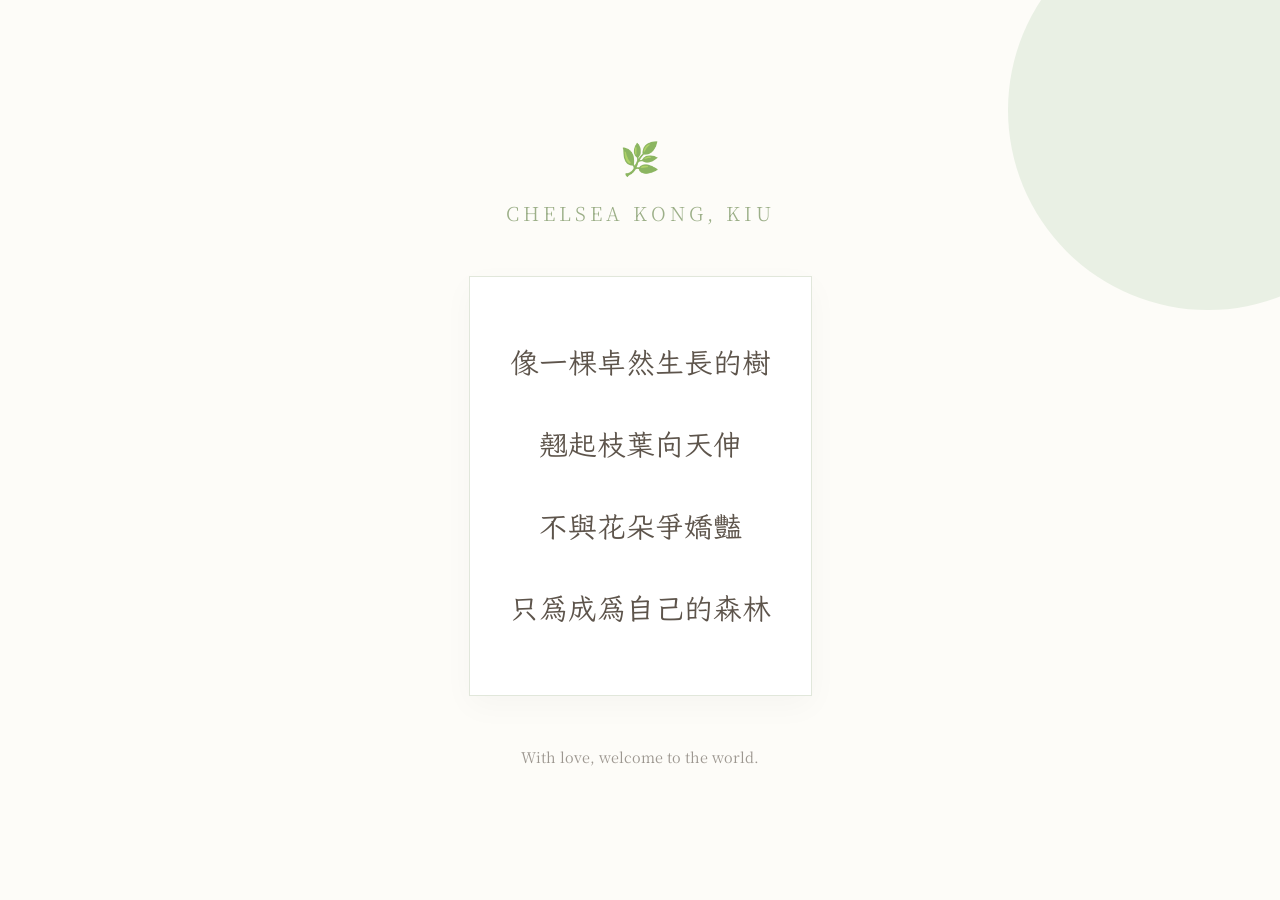
<file: index.html>
<!DOCTYPE html>
<html lang="zh-Hant">
<head>
    <meta charset="UTF-8">
    <meta name="viewport" content="width=device-width, initial-scale=1.0">
    <title>Welcome, Chelsea Kong</title>
    <style>
    @import url('https://fonts.googleapis.com/css2?family=LXGW+WenKai+TC&family=Noto+Serif+HK:wght@200..900&display=swap');
    </style>
    <style>
        :root {
            --sage-green: #9caf88;
            --soft-white: #fdfcf8;
            --bark-brown: #5d544b;
        }

        body {
            margin: 0;
            padding: 0;
            background-color: var(--soft-white);
            color: var(--bark-brown);
            font-family: "Noto Serif HK", serif;
            display: flex;
            flex-direction: column;
            align-items: center;
            justify-content: center;
            min-height: 100vh;
            overflow-x: hidden;
        }

        .container {
            text-align: center;
            padding: 40px 20px;
            max-width: 600px;
            z-index: 1;
        }

        .header {
            margin-bottom: 50px;
        }

        h1 {
            font-size: 2.5rem;
            margin-bottom: 0.5rem;
            letter-spacing: 2px;
        }

        .english-name {
            font-size: 1.2rem;
            color: var(--sage-green);
            text-transform: uppercase;
            letter-spacing: 4px;
            font-weight: 300;
        }

        .poem-container {
            position: relative;
            padding: 40px;
            border: 1px solid rgba(156, 175, 136, 0.3);
            background-color: white;
            box-shadow: 0 10px 30px rgba(0,0,0,0.03);
        }

        .poem-line {
            font-family: "LXGW WenKai TC", cursive;
            font-size: 1.8rem;
            line-height: 2.5;
            margin: 10px 0;
            display: block;
        }

        /* Decorative Leaf Element */
        .leaf {
            color: var(--sage-green);
            font-size: 2rem;
            margin-bottom: 20px;
            opacity: 0.7;
        }

        footer {
            margin-top: 50px;
            font-size: 0.9rem;
            opacity: 0.6;
        }

        /* Background Decoration */
        .bg-circle {
            position: fixed;
            top: -10%;
            right: -10%;
            width: 400px;
            height: 400px;
            background: #e9f0e4;
            border-radius: 50%;
            z-index: -1;
        }

        @media (max-width: 480px) {
            h1 { font-size: 2rem; }
            .poem-line { font-size: 1.4rem; }
        }
    </style>
</head>
<body>

    <div class="bg-circle"></div>

    <div class="container">
        <div class="header">
            <div class="leaf">🌿</div>
            <div class="english-name">Chelsea Kong, Kiu</div>
        </div>

        <div class="poem-container">
            <span class="poem-line">像一棵卓然生長的樹</span>
            <span class="poem-line">翹起枝葉向天伸</span>
            <span class="poem-line">不與花朵爭嬌豔</span>
            <span class="poem-line">只為成為自己的森林</span>
        </div>

        <footer>
            With love, welcome to the world.
        </footer>
    </div>

</body>
</html>
</file>
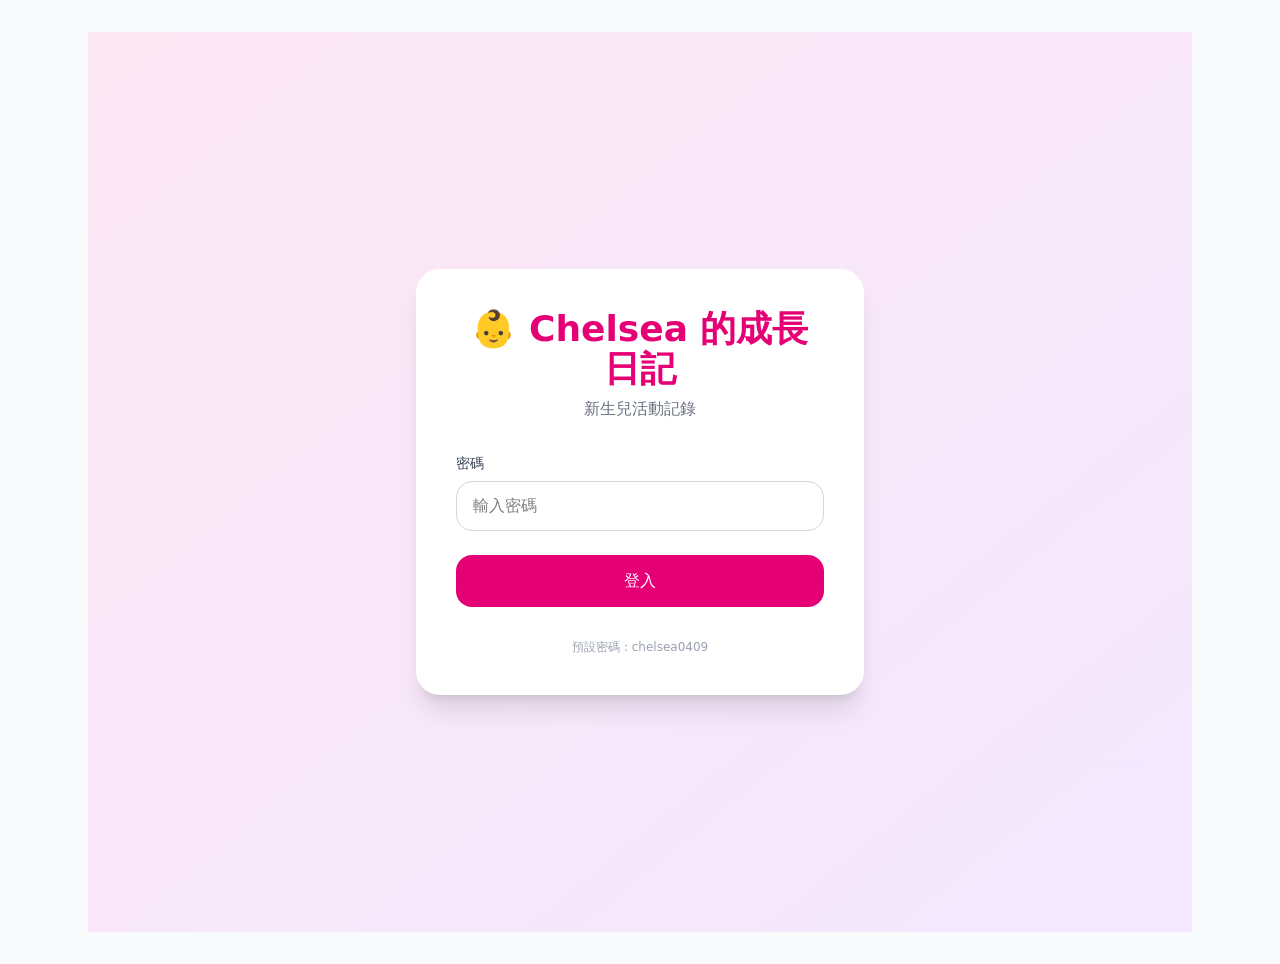
<file: babylog/index.html>
<!DOCTYPE html>
<html lang="zh-HK">
  <head>
    <base href="/babylog/">
    <meta charset="UTF-8" />
    <link rel="icon" type="image/svg+xml" href="/baby-icon.svg" />
    <meta name="viewport" content="width=device-width, initial-scale=1.0" />
    
    <!-- PWA 相關 -->
    <meta name="theme-color" content="#ec4899" />
    <link rel="manifest" href="/manifest.json" />
    
    <title>Chelsea 的成長日記</title>
    <script type="module" crossorigin src="/babylog/assets/index-D3fbC_AD.js"></script>
    <link rel="modulepreload" crossorigin href="/babylog/assets/api-D9-_x-ak.js">
    <link rel="stylesheet" crossorigin href="/babylog/assets/index-Cn_kXcq-.css">
  <link rel="manifest" href="/babylog/manifest.webmanifest"><script id="vite-plugin-pwa:register-sw" src="/babylog/registerSW.js"></script></head>
  <body>
    <div id="app"></div>
  </body>
</html>
</file>
<file: babylog/assets/index-Cn_kXcq-.css>
/*! tailwindcss v4.3.0 | MIT License | https://tailwindcss.com */
@layer properties{@supports (((-webkit-hyphens:none)) and (not (margin-trim:inline))) or ((-moz-orient:inline) and (not (color:rgb(from red r g b)))){[data-v-bcfb2955],[data-v-bcfb2955]:before,[data-v-bcfb2955]:after,[data-v-bcfb2955]::backdrop{--tw-font-weight:initial}*,:before,:after,::backdrop{--tw-translate-x:0;--tw-translate-y:0;--tw-translate-z:0;--tw-rotate-x:initial;--tw-rotate-y:initial;--tw-rotate-z:initial;--tw-skew-x:initial;--tw-skew-y:initial;--tw-space-y-reverse:0;--tw-divide-y-reverse:0;--tw-border-style:solid;--tw-gradient-position:initial;--tw-gradient-from:#0000;--tw-gradient-via:#0000;--tw-gradient-to:#0000;--tw-gradient-stops:initial;--tw-gradient-via-stops:initial;--tw-gradient-from-position:0%;--tw-gradient-via-position:50%;--tw-gradient-to-position:100%;--tw-leading:initial;--tw-font-weight:initial;--tw-shadow:0 0 #0000;--tw-shadow-color:initial;--tw-shadow-alpha:100%;--tw-inset-shadow:0 0 #0000;--tw-inset-shadow-color:initial;--tw-inset-shadow-alpha:100%;--tw-ring-color:initial;--tw-ring-shadow:0 0 #0000;--tw-inset-ring-color:initial;--tw-inset-ring-shadow:0 0 #0000;--tw-ring-inset:initial;--tw-ring-offset-width:0px;--tw-ring-offset-color:#fff;--tw-ring-offset-shadow:0 0 #0000;--tw-blur:initial;--tw-brightness:initial;--tw-contrast:initial;--tw-grayscale:initial;--tw-hue-rotate:initial;--tw-invert:initial;--tw-opacity:initial;--tw-saturate:initial;--tw-sepia:initial;--tw-drop-shadow:initial;--tw-drop-shadow-color:initial;--tw-drop-shadow-alpha:100%;--tw-drop-shadow-size:initial;--tw-scale-x:1;--tw-scale-y:1;--tw-scale-z:1}}}.nav-link[data-v-bcfb2955]{border-radius:var(--radius-2xl,1rem);padding-inline:calc(var(--spacing,.25rem) * 5);padding-block:calc(var(--spacing,.25rem) * 2);--tw-font-weight:var(--font-weight-medium,500);font-weight:var(--font-weight-medium,500);color:var(--color-gray-600,oklch(44.6% .03 256.802));transition-property:color,background-color,border-color,outline-color,text-decoration-color,fill,stroke,--tw-gradient-from,--tw-gradient-via,--tw-gradient-to,opacity,box-shadow,transform,translate,scale,rotate,filter,-webkit-backdrop-filter,backdrop-filter,display,content-visibility,overlay,pointer-events;transition-timing-function:var(--tw-ease,var(--default-transition-timing-function,cubic-bezier(.4, 0, .2, 1)));transition-duration:var(--tw-duration,var(--default-transition-duration,.15s))}@media (hover:hover){.nav-link[data-v-bcfb2955]:hover{color:var(--color-pink-600,oklch(59.2% .249 .584))}}.nav-link.active[data-v-bcfb2955]{background-color:var(--color-pink-100,oklch(94.8% .028 342.258));--tw-font-weight:var(--font-weight-semibold,600);font-weight:var(--font-weight-semibold,600);color:var(--color-pink-600,oklch(59.2% .249 .584))}@property --tw-font-weight{syntax:"*";inherits:false}@layer theme{:root,:host{--font-sans:ui-sans-serif, system-ui, sans-serif, "Apple Color Emoji", "Segoe UI Emoji", "Segoe UI Symbol", "Noto Color Emoji";--font-mono:ui-monospace, SFMono-Regular, Menlo, Monaco, Consolas, "Liberation Mono", "Courier New", monospace;--color-red-50:oklch(97.1% .013 17.38);--color-red-500:oklch(63.7% .237 25.331);--color-red-600:oklch(57.7% .245 27.325);--color-red-700:oklch(50.5% .213 27.518);--color-amber-600:oklch(66.6% .179 58.318);--color-emerald-600:oklch(59.6% .145 163.225);--color-emerald-700:oklch(50.8% .118 165.612);--color-blue-50:oklch(97% .014 254.604);--color-blue-600:oklch(54.6% .245 262.881);--color-indigo-600:oklch(51.1% .262 276.966);--color-purple-100:oklch(94.6% .033 307.174);--color-purple-600:oklch(55.8% .288 302.321);--color-pink-50:oklch(97.1% .014 343.198);--color-pink-100:oklch(94.8% .028 342.258);--color-pink-500:oklch(65.6% .241 354.308);--color-pink-600:oklch(59.2% .249 .584);--color-pink-700:oklch(52.5% .223 3.958);--color-gray-50:oklch(98.5% .002 247.839);--color-gray-100:oklch(96.7% .003 264.542);--color-gray-200:oklch(92.8% .006 264.531);--color-gray-300:oklch(87.2% .01 258.338);--color-gray-400:oklch(70.7% .022 261.325);--color-gray-500:oklch(55.1% .027 264.364);--color-gray-600:oklch(44.6% .03 256.802);--color-gray-700:oklch(37.3% .034 259.733);--color-gray-800:oklch(27.8% .033 256.848);--color-black:#000;--color-white:#fff;--spacing:.25rem;--container-xs:20rem;--container-md:28rem;--container-lg:32rem;--container-6xl:72rem;--text-xs:.75rem;--text-xs--line-height:calc(1 / .75);--text-sm:.875rem;--text-sm--line-height:calc(1.25 / .875);--text-base:1rem;--text-base--line-height:calc(1.5 / 1);--text-lg:1.125rem;--text-lg--line-height:calc(1.75 / 1.125);--text-xl:1.25rem;--text-xl--line-height:calc(1.75 / 1.25);--text-2xl:1.5rem;--text-2xl--line-height:calc(2 / 1.5);--text-3xl:1.875rem;--text-3xl--line-height:calc(2.25 / 1.875);--text-4xl:2.25rem;--text-4xl--line-height:calc(2.5 / 2.25);--text-5xl:3rem;--text-5xl--line-height:1;--font-weight-medium:500;--font-weight-semibold:600;--font-weight-bold:700;--radius-xl:.75rem;--radius-2xl:1rem;--radius-3xl:1.5rem;--default-transition-duration:.15s;--default-transition-timing-function:cubic-bezier(.4, 0, .2, 1);--default-font-family:var(--font-sans);--default-mono-font-family:var(--font-mono)}}@layer base{*,:after,:before,::backdrop{box-sizing:border-box;border:0 solid;margin:0;padding:0}::file-selector-button{box-sizing:border-box;border:0 solid;margin:0;padding:0}html,:host{-webkit-text-size-adjust:100%;tab-size:4;line-height:1.5;font-family:var(--default-font-family,ui-sans-serif, system-ui, sans-serif, "Apple Color Emoji", "Segoe UI Emoji", "Segoe UI Symbol", "Noto Color Emoji");font-feature-settings:var(--default-font-feature-settings,normal);font-variation-settings:var(--default-font-variation-settings,normal);-webkit-tap-highlight-color:transparent}hr{height:0;color:inherit;border-top-width:1px}abbr:where([title]){-webkit-text-decoration:underline dotted;text-decoration:underline dotted}h1,h2,h3,h4,h5,h6{font-size:inherit;font-weight:inherit}a{color:inherit;-webkit-text-decoration:inherit;-webkit-text-decoration:inherit;-webkit-text-decoration:inherit;-webkit-text-decoration:inherit;text-decoration:inherit}b,strong{font-weight:bolder}code,kbd,samp,pre{font-family:var(--default-mono-font-family,ui-monospace, SFMono-Regular, Menlo, Monaco, Consolas, "Liberation Mono", "Courier New", monospace);font-feature-settings:var(--default-mono-font-feature-settings,normal);font-variation-settings:var(--default-mono-font-variation-settings,normal);font-size:1em}small{font-size:80%}sub,sup{vertical-align:baseline;font-size:75%;line-height:0;position:relative}sub{bottom:-.25em}sup{top:-.5em}table{text-indent:0;border-color:inherit;border-collapse:collapse}:-moz-focusring{outline:auto}progress{vertical-align:baseline}summary{display:list-item}ol,ul,menu{list-style:none}img,svg,video,canvas,audio,iframe,embed,object{vertical-align:middle;display:block}img,video{max-width:100%;height:auto}button,input,select,optgroup,textarea{font:inherit;font-feature-settings:inherit;font-variation-settings:inherit;letter-spacing:inherit;color:inherit;opacity:1;background-color:#0000;border-radius:0}::file-selector-button{font:inherit;font-feature-settings:inherit;font-variation-settings:inherit;letter-spacing:inherit;color:inherit;opacity:1;background-color:#0000;border-radius:0}:where(select:is([multiple],[size])) optgroup{font-weight:bolder}:where(select:is([multiple],[size])) optgroup option{padding-inline-start:20px}::file-selector-button{margin-inline-end:4px}::placeholder{opacity:1}@supports (not ((-webkit-appearance:-apple-pay-button))) or (contain-intrinsic-size:1px){::placeholder{color:currentColor}@supports (color:color-mix(in lab, red, red)){::placeholder{color:color-mix(in oklab, currentcolor 50%, transparent)}}}textarea{resize:vertical}::-webkit-search-decoration{-webkit-appearance:none}::-webkit-date-and-time-value{min-height:1lh;text-align:inherit}::-webkit-datetime-edit{display:inline-flex}::-webkit-datetime-edit-fields-wrapper{padding:0}::-webkit-datetime-edit{padding-block:0}::-webkit-datetime-edit-year-field{padding-block:0}::-webkit-datetime-edit-month-field{padding-block:0}::-webkit-datetime-edit-day-field{padding-block:0}::-webkit-datetime-edit-hour-field{padding-block:0}::-webkit-datetime-edit-minute-field{padding-block:0}::-webkit-datetime-edit-second-field{padding-block:0}::-webkit-datetime-edit-millisecond-field{padding-block:0}::-webkit-datetime-edit-meridiem-field{padding-block:0}::-webkit-calendar-picker-indicator{line-height:1}:-moz-ui-invalid{box-shadow:none}button,input:where([type=button],[type=reset],[type=submit]){appearance:button}::file-selector-button{appearance:button}::-webkit-inner-spin-button{height:auto}::-webkit-outer-spin-button{height:auto}[hidden]:where(:not([hidden=until-found])){display:none!important}}@layer components;@layer utilities{.pointer-events-auto{pointer-events:auto}.pointer-events-none{pointer-events:none}.visible{visibility:visible}.absolute{position:absolute}.fixed{position:fixed}.relative{position:relative}.sticky{position:sticky}.inset-0{inset:calc(var(--spacing) * 0)}.top-0{top:calc(var(--spacing) * 0)}.top-1\/2{top:50%}.right-0{right:calc(var(--spacing) * 0)}.right-6{right:calc(var(--spacing) * 6)}.bottom-0{bottom:calc(var(--spacing) * 0)}.bottom-6{bottom:calc(var(--spacing) * 6)}.left-0{left:calc(var(--spacing) * 0)}.left-3\.5{left:calc(var(--spacing) * 3.5)}.z-50{z-index:50}.z-\[100\]{z-index:100}.mx-auto{margin-inline:auto}.mt-1{margin-top:calc(var(--spacing) * 1)}.mt-2{margin-top:calc(var(--spacing) * 2)}.mt-8{margin-top:calc(var(--spacing) * 8)}.mb-1{margin-bottom:calc(var(--spacing) * 1)}.mb-2{margin-bottom:calc(var(--spacing) * 2)}.mb-3{margin-bottom:calc(var(--spacing) * 3)}.mb-6{margin-bottom:calc(var(--spacing) * 6)}.mb-8{margin-bottom:calc(var(--spacing) * 8)}.ml-2{margin-left:calc(var(--spacing) * 2)}.ml-6{margin-left:calc(var(--spacing) * 6)}.line-clamp-2{-webkit-line-clamp:2;-webkit-box-orient:vertical;display:-webkit-box;overflow:hidden}.block{display:block}.flex{display:flex}.grid{display:grid}.hidden{display:none}.h-16{height:calc(var(--spacing) * 16)}.max-h-\[92vh\]{max-height:92vh}.min-h-screen{min-height:100vh}.w-12{width:calc(var(--spacing) * 12)}.w-14{width:calc(var(--spacing) * 14)}.w-16{width:calc(var(--spacing) * 16)}.w-32{width:calc(var(--spacing) * 32)}.w-full{width:100%}.max-w-6xl{max-width:var(--container-6xl)}.max-w-lg{max-width:var(--container-lg)}.max-w-md{max-width:var(--container-md)}.max-w-xs{max-width:var(--container-xs)}.flex-1{flex:1}.flex-shrink-0{flex-shrink:0}.-translate-y-1\/2{--tw-translate-y:calc(calc(1 / 2 * 100%) * -1);translate:var(--tw-translate-x) var(--tw-translate-y)}.transform{transform:var(--tw-rotate-x,) var(--tw-rotate-y,) var(--tw-rotate-z,) var(--tw-skew-x,) var(--tw-skew-y,)}.grid-cols-1{grid-template-columns:repeat(1,minmax(0,1fr))}.grid-cols-2{grid-template-columns:repeat(2,minmax(0,1fr))}.flex-col{flex-direction:column}.flex-wrap{flex-wrap:wrap}.items-center{align-items:center}.items-end{align-items:flex-end}.justify-around{justify-content:space-around}.justify-between{justify-content:space-between}.justify-center{justify-content:center}.gap-2{gap:calc(var(--spacing) * 2)}.gap-3{gap:calc(var(--spacing) * 3)}.gap-4{gap:calc(var(--spacing) * 4)}.gap-5{gap:calc(var(--spacing) * 5)}.gap-6{gap:calc(var(--spacing) * 6)}.gap-8{gap:calc(var(--spacing) * 8)}:where(.space-y-4>:not(:last-child)){--tw-space-y-reverse:0;margin-block-start:calc(calc(var(--spacing) * 4) * var(--tw-space-y-reverse));margin-block-end:calc(calc(var(--spacing) * 4) * calc(1 - var(--tw-space-y-reverse)))}:where(.space-y-6>:not(:last-child)){--tw-space-y-reverse:0;margin-block-start:calc(calc(var(--spacing) * 6) * var(--tw-space-y-reverse));margin-block-end:calc(calc(var(--spacing) * 6) * calc(1 - var(--tw-space-y-reverse)))}:where(.space-y-8>:not(:last-child)){--tw-space-y-reverse:0;margin-block-start:calc(calc(var(--spacing) * 8) * var(--tw-space-y-reverse));margin-block-end:calc(calc(var(--spacing) * 8) * calc(1 - var(--tw-space-y-reverse)))}:where(.space-y-10>:not(:last-child)){--tw-space-y-reverse:0;margin-block-start:calc(calc(var(--spacing) * 10) * var(--tw-space-y-reverse));margin-block-end:calc(calc(var(--spacing) * 10) * calc(1 - var(--tw-space-y-reverse)))}.gap-x-4{column-gap:calc(var(--spacing) * 4)}:where(.divide-y>:not(:last-child)){--tw-divide-y-reverse:0;border-bottom-style:var(--tw-border-style);border-top-style:var(--tw-border-style);border-top-width:calc(1px * var(--tw-divide-y-reverse));border-bottom-width:calc(1px * calc(1 - var(--tw-divide-y-reverse)))}.truncate{text-overflow:ellipsis;white-space:nowrap;overflow:hidden}.overflow-auto{overflow:auto}.overflow-hidden{overflow:hidden}.rounded-2xl{border-radius:var(--radius-2xl)}.rounded-3xl{border-radius:var(--radius-3xl)}.rounded-full{border-radius:3.40282e38px}.rounded-xl{border-radius:var(--radius-xl)}.border{border-style:var(--tw-border-style);border-width:1px}.border-t{border-top-style:var(--tw-border-style);border-top-width:1px}.border-b{border-bottom-style:var(--tw-border-style);border-bottom-width:1px}.border-gray-200{border-color:var(--color-gray-200)}.border-gray-300{border-color:var(--color-gray-300)}.border-pink-500{border-color:var(--color-pink-500)}.bg-black\/70{background-color:#000000b3}@supports (color:color-mix(in lab, red, red)){.bg-black\/70{background-color:color-mix(in oklab, var(--color-black) 70%, transparent)}}.bg-emerald-600{background-color:var(--color-emerald-600)}.bg-gray-50{background-color:var(--color-gray-50)}.bg-gray-100{background-color:var(--color-gray-100)}.bg-pink-50{background-color:var(--color-pink-50)}.bg-pink-100{background-color:var(--color-pink-100)}.bg-pink-600{background-color:var(--color-pink-600)}.bg-red-600{background-color:var(--color-red-600)}.bg-white{background-color:var(--color-white)}.bg-gradient-to-br{--tw-gradient-position:to bottom right in oklab;background-image:linear-gradient(var(--tw-gradient-stops))}.from-pink-100{--tw-gradient-from:var(--color-pink-100);--tw-gradient-stops:var(--tw-gradient-via-stops,var(--tw-gradient-position), var(--tw-gradient-from) var(--tw-gradient-from-position), var(--tw-gradient-to) var(--tw-gradient-to-position))}.to-purple-100{--tw-gradient-to:var(--color-purple-100);--tw-gradient-stops:var(--tw-gradient-via-stops,var(--tw-gradient-position), var(--tw-gradient-from) var(--tw-gradient-from-position), var(--tw-gradient-to) var(--tw-gradient-to-position))}.p-4{padding:calc(var(--spacing) * 4)}.p-5{padding:calc(var(--spacing) * 5)}.p-6{padding:calc(var(--spacing) * 6)}.p-8{padding:calc(var(--spacing) * 8)}.p-10{padding:calc(var(--spacing) * 10)}.px-4{padding-inline:calc(var(--spacing) * 4)}.px-5{padding-inline:calc(var(--spacing) * 5)}.px-6{padding-inline:calc(var(--spacing) * 6)}.py-2{padding-block:calc(var(--spacing) * 2)}.py-2\.5{padding-block:calc(var(--spacing) * 2.5)}.py-3{padding-block:calc(var(--spacing) * 3)}.py-3\.5{padding-block:calc(var(--spacing) * 3.5)}.py-4{padding-block:calc(var(--spacing) * 4)}.py-5{padding-block:calc(var(--spacing) * 5)}.py-6{padding-block:calc(var(--spacing) * 6)}.py-12{padding-block:calc(var(--spacing) * 12)}.py-20{padding-block:calc(var(--spacing) * 20)}.pt-4{padding-top:calc(var(--spacing) * 4)}.pr-4{padding-right:calc(var(--spacing) * 4)}.pb-20{padding-bottom:calc(var(--spacing) * 20)}.pl-10{padding-left:calc(var(--spacing) * 10)}.text-center{text-align:center}.font-mono{font-family:var(--font-mono)}.text-2xl{font-size:var(--text-2xl);line-height:var(--tw-leading,var(--text-2xl--line-height))}.text-3xl{font-size:var(--text-3xl);line-height:var(--tw-leading,var(--text-3xl--line-height))}.text-4xl{font-size:var(--text-4xl);line-height:var(--tw-leading,var(--text-4xl--line-height))}.text-5xl{font-size:var(--text-5xl);line-height:var(--tw-leading,var(--text-5xl--line-height))}.text-lg{font-size:var(--text-lg);line-height:var(--tw-leading,var(--text-lg--line-height))}.text-sm{font-size:var(--text-sm);line-height:var(--tw-leading,var(--text-sm--line-height))}.text-xl{font-size:var(--text-xl);line-height:var(--tw-leading,var(--text-xl--line-height))}.text-xs{font-size:var(--text-xs);line-height:var(--tw-leading,var(--text-xs--line-height))}.leading-none{--tw-leading:1;line-height:1}.font-bold{--tw-font-weight:var(--font-weight-bold);font-weight:var(--font-weight-bold)}.font-medium{--tw-font-weight:var(--font-weight-medium);font-weight:var(--font-weight-medium)}.font-semibold{--tw-font-weight:var(--font-weight-semibold);font-weight:var(--font-weight-semibold)}.whitespace-nowrap{white-space:nowrap}.text-amber-600{color:var(--color-amber-600)}.text-blue-600{color:var(--color-blue-600)}.text-gray-400{color:var(--color-gray-400)}.text-gray-500{color:var(--color-gray-500)}.text-gray-600{color:var(--color-gray-600)}.text-gray-700{color:var(--color-gray-700)}.text-gray-800{color:var(--color-gray-800)}.text-indigo-600{color:var(--color-indigo-600)}.text-pink-600{color:var(--color-pink-600)}.text-purple-600{color:var(--color-purple-600)}.text-red-500{color:var(--color-red-500)}.text-red-600{color:var(--color-red-600)}.text-white{color:var(--color-white)}.opacity-0{opacity:0}.shadow{--tw-shadow:0 1px 3px 0 var(--tw-shadow-color,#0000001a), 0 1px 2px -1px var(--tw-shadow-color,#0000001a);box-shadow:var(--tw-inset-shadow), var(--tw-inset-ring-shadow), var(--tw-ring-offset-shadow), var(--tw-ring-shadow), var(--tw-shadow)}.shadow-2xl{--tw-shadow:0 25px 50px -12px var(--tw-shadow-color,#00000040);box-shadow:var(--tw-inset-shadow), var(--tw-inset-ring-shadow), var(--tw-ring-offset-shadow), var(--tw-ring-shadow), var(--tw-shadow)}.shadow-lg{--tw-shadow:0 10px 15px -3px var(--tw-shadow-color,#0000001a), 0 4px 6px -4px var(--tw-shadow-color,#0000001a);box-shadow:var(--tw-inset-shadow), var(--tw-inset-ring-shadow), var(--tw-ring-offset-shadow), var(--tw-ring-shadow), var(--tw-shadow)}.shadow-xl{--tw-shadow:0 20px 25px -5px var(--tw-shadow-color,#0000001a), 0 8px 10px -6px var(--tw-shadow-color,#0000001a);box-shadow:var(--tw-inset-shadow), var(--tw-inset-ring-shadow), var(--tw-ring-offset-shadow), var(--tw-ring-shadow), var(--tw-shadow)}.filter{filter:var(--tw-blur,) var(--tw-brightness,) var(--tw-contrast,) var(--tw-grayscale,) var(--tw-hue-rotate,) var(--tw-invert,) var(--tw-saturate,) var(--tw-sepia,) var(--tw-drop-shadow,)}.transition{transition-property:color,background-color,border-color,outline-color,text-decoration-color,fill,stroke,--tw-gradient-from,--tw-gradient-via,--tw-gradient-to,opacity,box-shadow,transform,translate,scale,rotate,filter,-webkit-backdrop-filter,backdrop-filter,display,content-visibility,overlay,pointer-events;transition-timing-function:var(--tw-ease,var(--default-transition-timing-function));transition-duration:var(--tw-duration,var(--default-transition-duration))}.transition-all{transition-property:all;transition-timing-function:var(--tw-ease,var(--default-transition-timing-function));transition-duration:var(--tw-duration,var(--default-transition-duration))}@media (hover:hover){.group-hover\:opacity-100:is(:where(.group):hover *){opacity:1}.hover\:scale-105:hover{--tw-scale-x:105%;--tw-scale-y:105%;--tw-scale-z:105%;scale:var(--tw-scale-x) var(--tw-scale-y)}.hover\:border-gray-300:hover{border-color:var(--color-gray-300)}.hover\:bg-blue-50:hover{background-color:var(--color-blue-50)}.hover\:bg-emerald-700:hover{background-color:var(--color-emerald-700)}.hover\:bg-gray-50:hover{background-color:var(--color-gray-50)}.hover\:bg-gray-100:hover{background-color:var(--color-gray-100)}.hover\:bg-pink-700:hover{background-color:var(--color-pink-700)}.hover\:bg-red-50:hover{background-color:var(--color-red-50)}.hover\:bg-red-700:hover{background-color:var(--color-red-700)}.hover\:text-gray-600:hover{color:var(--color-gray-600)}.hover\:text-pink-600:hover{color:var(--color-pink-600)}.hover\:underline:hover{text-decoration-line:underline}}.focus\:ring-2:focus{--tw-ring-shadow:var(--tw-ring-inset,) 0 0 0 calc(2px + var(--tw-ring-offset-width)) var(--tw-ring-color,currentcolor);box-shadow:var(--tw-inset-shadow), var(--tw-inset-ring-shadow), var(--tw-ring-offset-shadow), var(--tw-ring-shadow), var(--tw-shadow)}.focus\:ring-pink-500:focus{--tw-ring-color:var(--color-pink-500)}.focus\:outline-none:focus{--tw-outline-style:none;outline-style:none}.active\:scale-95:active{--tw-scale-x:95%;--tw-scale-y:95%;--tw-scale-z:95%;scale:var(--tw-scale-x) var(--tw-scale-y)}.disabled\:bg-gray-400:disabled{background-color:var(--color-gray-400)}@media (width>=40rem){.sm\:w-auto{width:auto}.sm\:grid-cols-3{grid-template-columns:repeat(3,minmax(0,1fr))}.sm\:flex-row{flex-direction:row}.sm\:items-center{align-items:center}.sm\:items-end{align-items:flex-end}.sm\:justify-between{justify-content:space-between}}@media (width>=48rem){.md\:block{display:block}.md\:hidden{display:none}.md\:grid-cols-3{grid-template-columns:repeat(3,minmax(0,1fr))}.md\:grid-cols-4{grid-template-columns:repeat(4,minmax(0,1fr))}:where(.md\:space-y-8>:not(:last-child)){--tw-space-y-reverse:0;margin-block-start:calc(calc(var(--spacing) * 8) * var(--tw-space-y-reverse));margin-block-end:calc(calc(var(--spacing) * 8) * calc(1 - var(--tw-space-y-reverse)))}.md\:px-6{padding-inline:calc(var(--spacing) * 6)}.md\:py-8{padding-block:calc(var(--spacing) * 8)}.md\:pb-8{padding-bottom:calc(var(--spacing) * 8)}.md\:text-4xl{font-size:var(--text-4xl);line-height:var(--tw-leading,var(--text-4xl--line-height))}.md\:text-base{font-size:var(--text-base);line-height:var(--tw-leading,var(--text-base--line-height))}}@media (width>=64rem){.lg\:grid-cols-2{grid-template-columns:repeat(2,minmax(0,1fr))}}}body{font-family:Segoe UI,system-ui,-apple-system,sans-serif}input,textarea,button{transition:all .2s}@property --tw-translate-x{syntax:"*";inherits:false;initial-value:0}@property --tw-translate-y{syntax:"*";inherits:false;initial-value:0}@property --tw-translate-z{syntax:"*";inherits:false;initial-value:0}@property --tw-rotate-x{syntax:"*";inherits:false}@property --tw-rotate-y{syntax:"*";inherits:false}@property --tw-rotate-z{syntax:"*";inherits:false}@property --tw-skew-x{syntax:"*";inherits:false}@property --tw-skew-y{syntax:"*";inherits:false}@property --tw-space-y-reverse{syntax:"*";inherits:false;initial-value:0}@property --tw-divide-y-reverse{syntax:"*";inherits:false;initial-value:0}@property --tw-border-style{syntax:"*";inherits:false;initial-value:solid}@property --tw-gradient-position{syntax:"*";inherits:false}@property --tw-gradient-from{syntax:"<color>";inherits:false;initial-value:#0000}@property --tw-gradient-via{syntax:"<color>";inherits:false;initial-value:#0000}@property --tw-gradient-to{syntax:"<color>";inherits:false;initial-value:#0000}@property --tw-gradient-stops{syntax:"*";inherits:false}@property --tw-gradient-via-stops{syntax:"*";inherits:false}@property --tw-gradient-from-position{syntax:"<length-percentage>";inherits:false;initial-value:0%}@property --tw-gradient-via-position{syntax:"<length-percentage>";inherits:false;initial-value:50%}@property --tw-gradient-to-position{syntax:"<length-percentage>";inherits:false;initial-value:100%}@property --tw-leading{syntax:"*";inherits:false}@property --tw-shadow{syntax:"*";inherits:false;initial-value:0 0 #0000}@property --tw-shadow-color{syntax:"*";inherits:false}@property --tw-shadow-alpha{syntax:"<percentage>";inherits:false;initial-value:100%}@property --tw-inset-shadow{syntax:"*";inherits:false;initial-value:0 0 #0000}@property --tw-inset-shadow-color{syntax:"*";inherits:false}@property --tw-inset-shadow-alpha{syntax:"<percentage>";inherits:false;initial-value:100%}@property --tw-ring-color{syntax:"*";inherits:false}@property --tw-ring-shadow{syntax:"*";inherits:false;initial-value:0 0 #0000}@property --tw-inset-ring-color{syntax:"*";inherits:false}@property --tw-inset-ring-shadow{syntax:"*";inherits:false;initial-value:0 0 #0000}@property --tw-ring-inset{syntax:"*";inherits:false}@property --tw-ring-offset-width{syntax:"<length>";inherits:false;initial-value:0}@property --tw-ring-offset-color{syntax:"*";inherits:false;initial-value:#fff}@property --tw-ring-offset-shadow{syntax:"*";inherits:false;initial-value:0 0 #0000}@property --tw-blur{syntax:"*";inherits:false}@property --tw-brightness{syntax:"*";inherits:false}@property --tw-contrast{syntax:"*";inherits:false}@property --tw-grayscale{syntax:"*";inherits:false}@property --tw-hue-rotate{syntax:"*";inherits:false}@property --tw-invert{syntax:"*";inherits:false}@property --tw-opacity{syntax:"*";inherits:false}@property --tw-saturate{syntax:"*";inherits:false}@property --tw-sepia{syntax:"*";inherits:false}@property --tw-drop-shadow{syntax:"*";inherits:false}@property --tw-drop-shadow-color{syntax:"*";inherits:false}@property --tw-drop-shadow-alpha{syntax:"<percentage>";inherits:false;initial-value:100%}@property --tw-drop-shadow-size{syntax:"*";inherits:false}@property --tw-scale-x{syntax:"*";inherits:false;initial-value:1}@property --tw-scale-y{syntax:"*";inherits:false;initial-value:1}@property --tw-scale-z{syntax:"*";inherits:false;initial-value:1}
</file>
